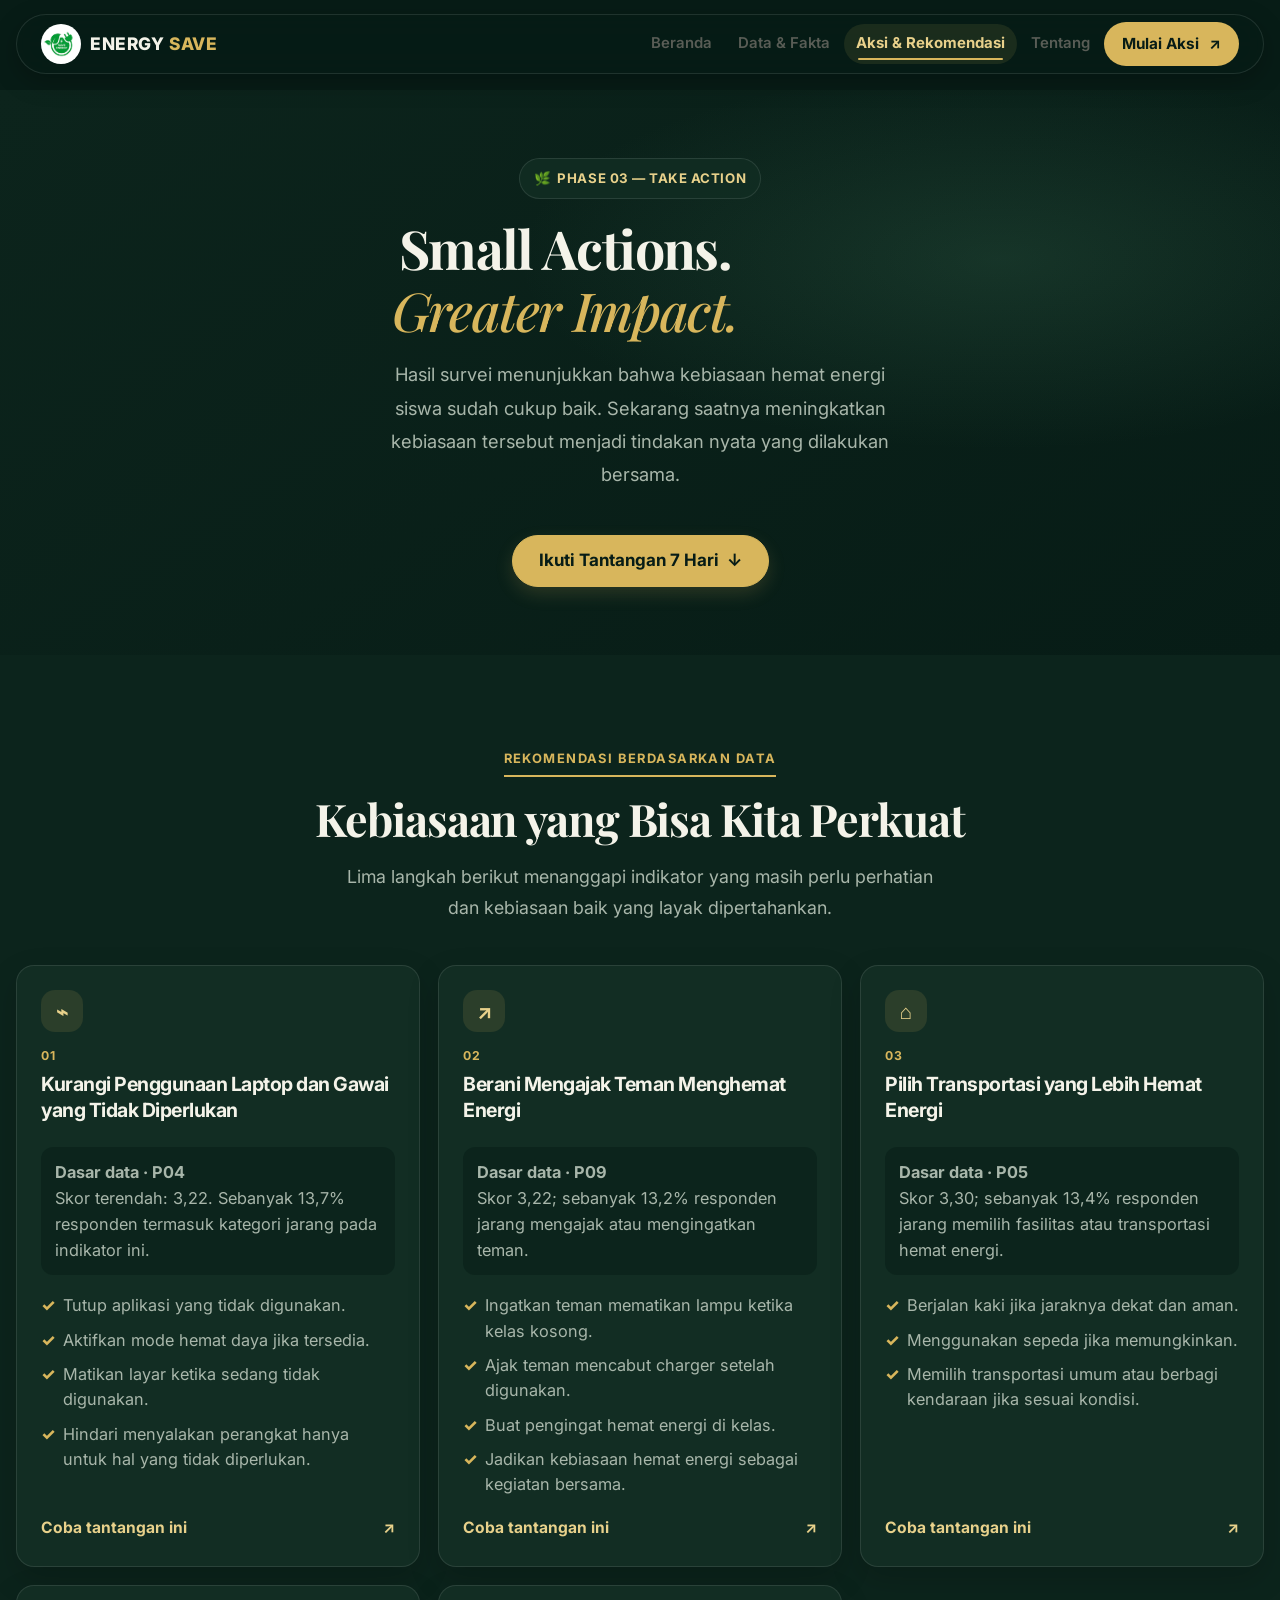
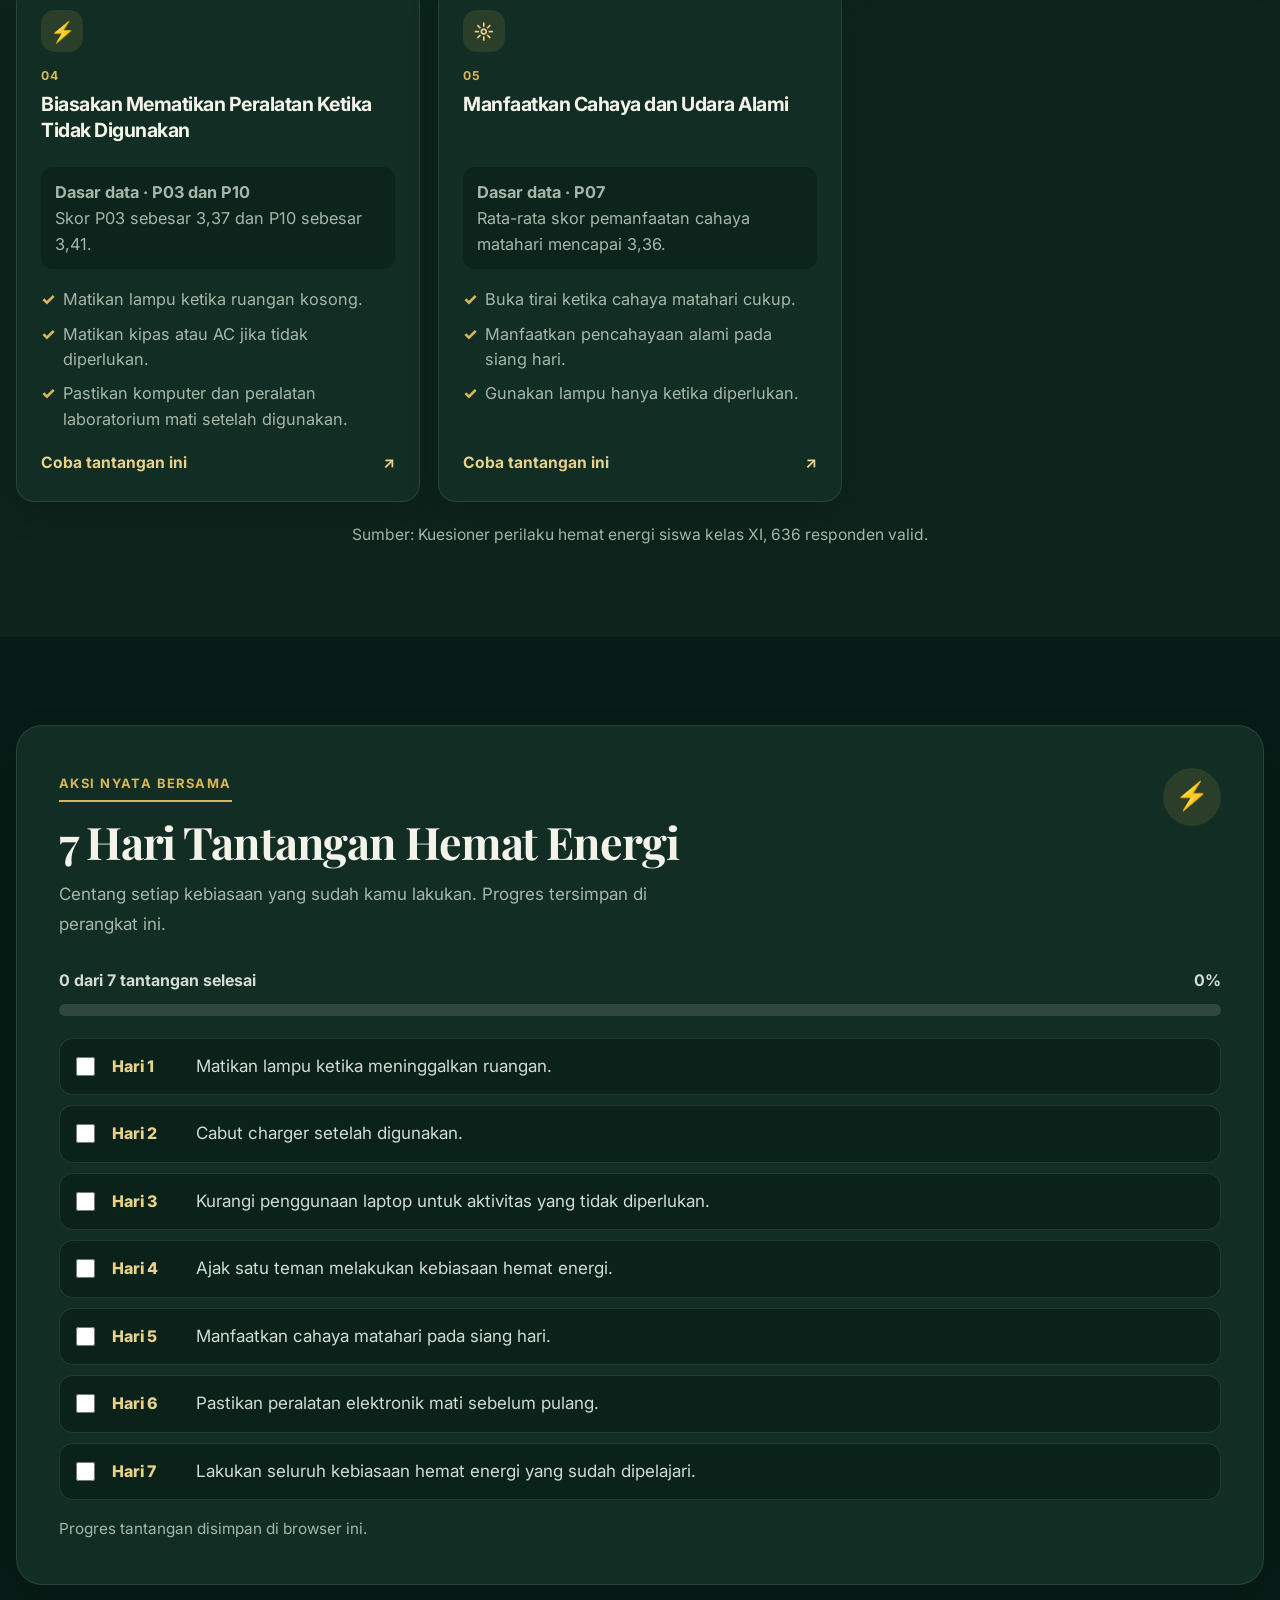
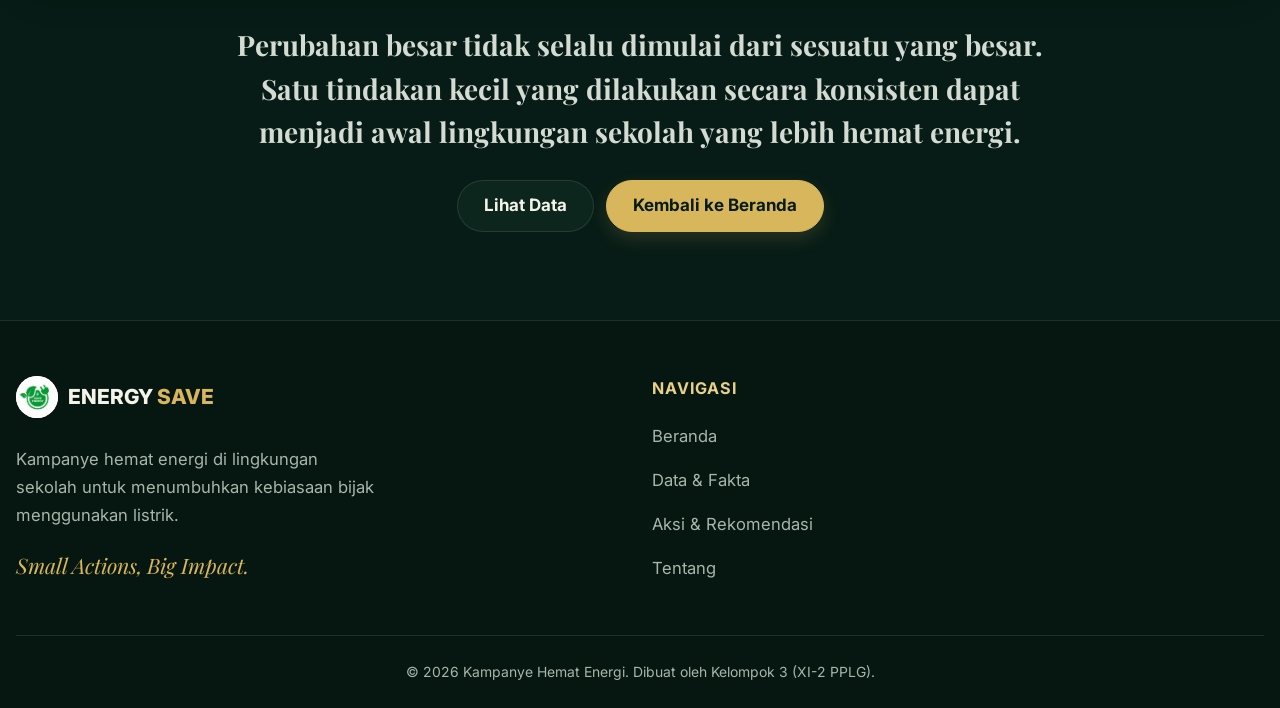
<file: aksi.html>
<!DOCTYPE html>
<html lang="id">

<head>
  <meta charset="UTF-8" />
  <meta name="viewport" content="width=device-width, initial-scale=1.0" />
  <meta name="description" content="Rekomendasi hemat energi berbasis hasil survei dan tantangan 7 hari." />
  <title>Aksi &amp; Rekomendasi - ENERGY SAVE</title>
  <link rel="preconnect" href="https://fonts.googleapis.com" />
  <link rel="preconnect" href="https://fonts.gstatic.com" crossorigin />
  <link href="https://fonts.googleapis.com/css2?family=Inter:wght@400;500;600;700;800&family=Playfair+Display:ital,wght@0,500;0,600;0,700;1,500;1,600;1,700&display=swap" rel="stylesheet" />
  <link rel="stylesheet" href="css/style.css" />
</head>

<body>
  <a class="skip-link" href="#main-content">Ke halaman utama</a>

  <header>
    <nav class="he-navbar sticky-top" id="mainNavbar">
      <div class="container">
        <a class="he-brand" href="index.html" aria-label="Beranda ENERGY SAVE">
          <img class="he-brand-logo" src="assets/images/logo-hemat-energi.png" alt="" aria-hidden="true" />
          <span>ENERGY <strong>SAVE</strong></span>
        </a>
        <button class="he-toggler" type="button" aria-controls="navbarMenu" aria-expanded="false"
          aria-label="Buka menu navigasi">
          <span class="he-toggler-icon"></span>
          <span class="he-toggler-icon"></span>
          <span class="he-toggler-icon"></span>
        </button>
        <div class="collapse navbar-collapse" id="navbarMenu">
          <ul class="navbar-nav">
            <li class="nav-item"><a class="he-nav-link" href="index.html">Beranda</a></li>
            <li class="nav-item"><a class="he-nav-link" href="data.html">Data &amp; Fakta</a></li>
            <li class="nav-item"><a class="he-nav-link active" href="aksi.html" aria-current="page">Aksi &amp; Rekomendasi</a></li>
            <li class="nav-item"><a class="he-nav-link" href="tentang.html">Tentang</a></li>
            <li class="nav-item nav-cta-item"><a class="he-nav-cta" href="aksi.html">Mulai Aksi <span aria-hidden="true">↗</span></a></li>
          </ul>
        </div>
      </div>
    </nav>
  </header>

  <main id="main-content">
    <section class="he-hero he-hero-about action-hero">
      <div class="container">
        <div class="data-hero-content">
          <span class="he-badge"><span aria-hidden="true">🌿</span> PHASE 03 — TAKE ACTION</span>
          <h1 class="he-hero-title mt-4">Small Actions.<br /><span class="he-highlight">Greater Impact.</span></h1>
          <p class="he-hero-desc mx-auto">
            Hasil survei menunjukkan bahwa kebiasaan hemat energi siswa sudah cukup baik. Sekarang saatnya meningkatkan kebiasaan tersebut menjadi tindakan nyata yang dilakukan bersama.
          </p>
          <a class="btn he-btn-primary mt-4" href="#tantangan">Ikuti Tantangan 7 Hari <span aria-hidden="true">↓</span></a>
        </div>
      </div>
    </section>

    <section class="he-section he-section-light" id="rekomendasi">
      <div class="container">
        <div class="he-section-header text-center">
          <span class="he-section-label">REKOMENDASI BERDASARKAN DATA</span>
          <h2 class="he-section-title">Kebiasaan yang Bisa Kita Perkuat</h2>
          <p class="he-section-desc mx-auto">Lima langkah berikut menanggapi indikator yang masih perlu perhatian dan kebiasaan baik yang layak dipertahankan.</p>
        </div>

        <div class="recommendation-grid">
          <article class="recommendation-card">
            <span class="recommendation-icon" aria-hidden="true">⌁</span>
            <span class="recommendation-number">01</span>
            <h3>Kurangi Penggunaan Laptop dan Gawai yang Tidak Diperlukan</h3>
            <p class="recommendation-evidence"><strong>Dasar data · P04</strong><br />Skor terendah: 3,22. Sebanyak 13,7% responden termasuk kategori jarang pada indikator ini.</p>
            <ul class="recommendation-actions">
              <li>Tutup aplikasi yang tidak digunakan.</li>
              <li>Aktifkan mode hemat daya jika tersedia.</li>
              <li>Matikan layar ketika sedang tidak digunakan.</li>
              <li>Hindari menyalakan perangkat hanya untuk hal yang tidak diperlukan.</li>
            </ul>
            <a class="recommendation-start" href="#tantangan">Coba tantangan ini <span aria-hidden="true">↗</span></a>
          </article>

          <article class="recommendation-card">
            <span class="recommendation-icon" aria-hidden="true">↗</span>
            <span class="recommendation-number">02</span>
            <h3>Berani Mengajak Teman Menghemat Energi</h3>
            <p class="recommendation-evidence"><strong>Dasar data · P09</strong><br />Skor 3,22; sebanyak 13,2% responden jarang mengajak atau mengingatkan teman.</p>
            <ul class="recommendation-actions">
              <li>Ingatkan teman mematikan lampu ketika kelas kosong.</li>
              <li>Ajak teman mencabut charger setelah digunakan.</li>
              <li>Buat pengingat hemat energi di kelas.</li>
              <li>Jadikan kebiasaan hemat energi sebagai kegiatan bersama.</li>
            </ul>
            <a class="recommendation-start" href="#tantangan">Coba tantangan ini <span aria-hidden="true">↗</span></a>
          </article>

          <article class="recommendation-card">
            <span class="recommendation-icon" aria-hidden="true">⌂</span>
            <span class="recommendation-number">03</span>
            <h3>Pilih Transportasi yang Lebih Hemat Energi</h3>
            <p class="recommendation-evidence"><strong>Dasar data · P05</strong><br />Skor 3,30; sebanyak 13,4% responden jarang memilih fasilitas atau transportasi hemat energi.</p>
            <ul class="recommendation-actions">
              <li>Berjalan kaki jika jaraknya dekat dan aman.</li>
              <li>Menggunakan sepeda jika memungkinkan.</li>
              <li>Memilih transportasi umum atau berbagi kendaraan jika sesuai kondisi.</li>
            </ul>
            <a class="recommendation-start" href="#tantangan">Coba tantangan ini <span aria-hidden="true">↗</span></a>
          </article>

          <article class="recommendation-card">
            <span class="recommendation-icon" aria-hidden="true">⚡</span>
            <span class="recommendation-number">04</span>
            <h3>Biasakan Mematikan Peralatan Ketika Tidak Digunakan</h3>
            <p class="recommendation-evidence"><strong>Dasar data · P03 dan P10</strong><br />Skor P03 sebesar 3,37 dan P10 sebesar 3,41.</p>
            <ul class="recommendation-actions">
              <li>Matikan lampu ketika ruangan kosong.</li>
              <li>Matikan kipas atau AC jika tidak diperlukan.</li>
              <li>Pastikan komputer dan peralatan laboratorium mati setelah digunakan.</li>
            </ul>
            <a class="recommendation-start" href="#tantangan">Coba tantangan ini <span aria-hidden="true">↗</span></a>
          </article>

          <article class="recommendation-card">
            <span class="recommendation-icon" aria-hidden="true">☼</span>
            <span class="recommendation-number">05</span>
            <h3>Manfaatkan Cahaya dan Udara Alami</h3>
            <p class="recommendation-evidence"><strong>Dasar data · P07</strong><br />Rata-rata skor pemanfaatan cahaya matahari mencapai 3,36.</p>
            <ul class="recommendation-actions">
              <li>Buka tirai ketika cahaya matahari cukup.</li>
              <li>Manfaatkan pencahayaan alami pada siang hari.</li>
              <li>Gunakan lampu hanya ketika diperlukan.</li>
            </ul>
            <a class="recommendation-start" href="#tantangan">Coba tantangan ini <span aria-hidden="true">↗</span></a>
          </article>
        </div>
        <p class="recommendation-source">Sumber: Kuesioner perilaku hemat energi siswa kelas XI, 636 responden valid.</p>
      </div>
    </section>

    <section class="he-section challenge-section" id="tantangan">
      <div class="container">
        <div class="challenge-panel">
          <div class="challenge-header">
            <div>
              <span class="he-section-label">AKSI NYATA BERSAMA</span>
              <h2 class="he-section-title">7 Hari Tantangan Hemat Energi</h2>
              <p class="he-section-desc">Centang setiap kebiasaan yang sudah kamu lakukan. Progres tersimpan di perangkat ini.</p>
            </div>
            <div class="challenge-icon" aria-hidden="true">⚡</div>
          </div>

          <div class="challenge-progress" aria-label="Progres tantangan">
            <div class="challenge-progress-meta">
              <span id="challengeProgressLabel">0 dari 7 tantangan selesai</span>
              <span id="challengeProgressPercent">0%</span>
            </div>
            <div class="challenge-progress-track" id="challengeProgressTrack" role="progressbar"
              aria-label="Progres tantangan hemat energi" aria-valuemin="0" aria-valuemax="7" aria-valuenow="0">
              <span id="challengeProgressBar"></span>
            </div>
          </div>

          <div class="challenge-list" id="challengeList">
            <label class="challenge-item"><input type="checkbox" value="day-1"><span class="challenge-day">Hari 1</span><span class="challenge-task">Matikan lampu ketika meninggalkan ruangan.</span></label>
            <label class="challenge-item"><input type="checkbox" value="day-2"><span class="challenge-day">Hari 2</span><span class="challenge-task">Cabut charger setelah digunakan.</span></label>
            <label class="challenge-item"><input type="checkbox" value="day-3"><span class="challenge-day">Hari 3</span><span class="challenge-task">Kurangi penggunaan laptop untuk aktivitas yang tidak diperlukan.</span></label>
            <label class="challenge-item"><input type="checkbox" value="day-4"><span class="challenge-day">Hari 4</span><span class="challenge-task">Ajak satu teman melakukan kebiasaan hemat energi.</span></label>
            <label class="challenge-item"><input type="checkbox" value="day-5"><span class="challenge-day">Hari 5</span><span class="challenge-task">Manfaatkan cahaya matahari pada siang hari.</span></label>
            <label class="challenge-item"><input type="checkbox" value="day-6"><span class="challenge-day">Hari 6</span><span class="challenge-task">Pastikan peralatan elektronik mati sebelum pulang.</span></label>
            <label class="challenge-item"><input type="checkbox" value="day-7"><span class="challenge-day">Hari 7</span><span class="challenge-task">Lakukan seluruh kebiasaan hemat energi yang sudah dipelajari.</span></label>
          </div>
          <p class="challenge-storage-status" id="challengeStorageStatus" role="status" aria-live="polite">Progres tantangan disimpan di browser ini.</p>
        </div>

        <p class="challenge-closing">Perubahan besar tidak selalu dimulai dari sesuatu yang besar. Satu tindakan kecil yang dilakukan secara konsisten dapat menjadi awal lingkungan sekolah yang lebih hemat energi.</p>
        <div class="action-page-links">
          <a class="btn he-btn-outline" href="data.html">Lihat Data</a>
          <a class="btn he-btn-primary" href="index.html">Kembali ke Beranda</a>
        </div>
      </div>
    </section>
  </main>

  <footer class="he-footer">
    <div class="container">
      <div class="row gy-4">
        <div class="col-lg-6">
          <a href="index.html" class="he-footer-brand"><img class="he-footer-logo" src="assets/images/logo-hemat-energi.png" alt="" aria-hidden="true" /><span>ENERGY <strong>SAVE</strong></span></a>
          <p class="he-footer-desc mt-3">Kampanye hemat energi di lingkungan sekolah untuk menumbuhkan kebiasaan bijak menggunakan listrik.</p>
          <p class="he-footer-motto">Small Actions, Big Impact.</p>
        </div>
        <div class="col-lg-3 col-6">
          <h4 class="he-footer-heading">Navigasi</h4>
          <ul class="he-footer-nav">
            <li><a href="index.html">Beranda</a></li>
            <li><a href="data.html">Data &amp; Fakta</a></li>
            <li><a href="aksi.html" aria-current="page">Aksi &amp; Rekomendasi</a></li>
            <li><a href="tentang.html">Tentang</a></li>
          </ul>
        </div>
      </div>
      <div class="he-footer-bottom"><p>&copy; 2026 Kampanye Hemat Energi. Dibuat oleh Kelompok 3 (XI-2 PPLG).</p></div>
    </div>
  </footer>

  <script src="js/script.js"></script>
  <script src="js/aksi.js"></script>
</body>

</html>
</file>
<file: css/style.css>
/* ============================================================
   KAMPANYE KONSERVASI & HEMAT ENERGI (HEMATENERGI)
   Fase 1 — Desain UI Google Stitch (Natural Editorial Campaign)
   Teknologi: Pure HTML5, CSS3, & Vanilla JavaScript
   ============================================================ */

/* ------------------------------------------------------------
   1. VARIABLES & PALET WARNA (GOOGLE STITCH NATURAL EDITORIAL)
   ------------------------------------------------------------ */
:root {
  --green-dark: #d8b65c;
  --green-deep: #e8d18b;
  --green: #d8b65c;
  --green-mid: #4c8a68;
  --green-light: #9ec4a5;
  --green-pale: #122d23;

  --yellow: #d8b65c;
  --yellow-light: #e8d18b;
  --yellow-glow: rgba(216, 182, 92, 0.16);

  --white: #f4f3e9;
  --black: #071c16;
  --gray-50: #071c16;
  --gray-100: #0c241c;
  --gray-200: rgba(255, 255, 255, 0.1);
  --gray-400: #788a7d;
  --gray-500: #a8b6aa;
  --gray-600: #a8b6aa;
  --gray-700: #d4dbd2;
  --gray-800: #f4f3e9;

  /* Radius & Sudut Membulat */
  --radius-sm: 12px;
  --radius: 18px;
  --radius-lg: 26px;
  --radius-full: 9999px;

  /* Bayangan Halus */
  --shadow-sm: 0 12px 32px rgba(0, 0, 0, 0.16);
  --shadow: 0 22px 56px rgba(0, 0, 0, 0.24);
  --shadow-green: 0 10px 28px rgba(76, 138, 104, 0.16);

  /* Transisi */
  --transition: color 0.2s ease, background-color 0.2s ease, border-color 0.2s ease, transform 0.2s ease, box-shadow 0.2s ease;

  --font: 'Inter', -apple-system, BlinkMacSystemFont, 'Segoe UI', Roboto, Helvetica, Arial, sans-serif;
  --font-heading: 'Playfair Display', Georgia, 'Times New Roman', serif;
}

/* ------------------------------------------------------------
   2. RESET & DASAR
   ------------------------------------------------------------ */
*,
*::before,
*::after {
  box-sizing: border-box;
  margin: 0;
  padding: 0;
}

html {
  font-size: 16px;
  scroll-behavior: smooth;
}

body {
  font-family: var(--font);
  background-color: var(--white);
  color: var(--gray-700);
  line-height: 1.75;
  -webkit-font-smoothing: antialiased;
  -moz-osx-font-smoothing: grayscale;
  overflow-x: hidden;
}

#kenapa,
#masalah,
#tujuan,
#galeri,
#tahapan,
#alasan,
#pentingnya,
#identitas {
  scroll-margin-top: 88px;
}

img {
  display: block;
  max-width: 100%;
  height: auto;
}

a {
  text-decoration: none;
  color: inherit;
  transition: var(--transition);
}

button {
  font-family: inherit;
  cursor: pointer;
  border: none;
  background: none;
}

::selection {
  background: var(--green);
  color: var(--white);
}

:focus-visible {
  outline: 3px solid var(--yellow);
  outline-offset: 3px;
}

/* Aksesibilitas: Skip Link */
.skip-link {
  position: absolute;
  top: 8px;
  left: 8px;
  z-index: 1200;
  padding: 10px 16px;
  background: var(--white);
  color: var(--green-dark);
  border: 2px solid var(--green-dark);
  border-radius: var(--radius-sm);
  font-weight: 700;
  transform: translateY(-160%);
  transition: transform var(--transition);
}

.skip-link:focus {
  transform: translateY(0);
}

/* ------------------------------------------------------------
   3. SISTEM CONTAINER & GRID (MANDIRI & KOMPATIBEL DENGAN BOOTSTRAP)
   ------------------------------------------------------------ */
.container {
  width: 100%;
  max-width: 1320px;
  margin-left: auto;
  margin-right: auto;
  padding-left: 16px;
  padding-right: 16px;
}

.row {
  display: flex;
  flex-wrap: wrap;
  margin-left: -12px;
  margin-right: -12px;
}

.row > * {
  box-sizing: border-box;
  padding-left: 12px;
  padding-right: 12px;
  width: 100%;
}

.gy-4 {
  row-gap: 24px;
}

.gy-5 {
  row-gap: 36px;
}

.col-12 { width: 100%; }
.col-6 { width: 50%; }

@media (min-width: 768px) {
  .col-md-4 { width: 33.333333%; }
  .col-md-6 { width: 50%; }
}

@media (min-width: 992px) {
  .col-lg-3 { width: 25%; }
  .col-lg-5 { width: 41.666667%; }
  .col-lg-6 { width: 50%; }
  .col-lg-7 { width: 58.333333%; }
  .col-lg-8 { width: 66.666667%; }
}

.align-items-center { align-items: center; }
.justify-content-center { justify-content: center; }
.text-center { text-align: center; }
.mx-auto { margin-left: auto; margin-right: auto; }
.mt-2 { margin-top: 8px; }
.mt-3 { margin-top: 12px; }
.mt-4 { margin-top: 16px; }
.mb-4 { margin-bottom: 16px; }
.mb-5 { margin-bottom: 32px; }
.h-100 { height: 100%; }
.d-flex { display: flex; }
.flex-wrap { flex-wrap: wrap; }
.gap-3 { gap: 12px; }

/* ------------------------------------------------------------
   4. NAVBAR
   ------------------------------------------------------------ */
.he-navbar {
  background: var(--white);
  border-bottom: 1px solid var(--gray-200);
  padding: 12px 0;
  transition: var(--transition);
  position: sticky;
  top: 0;
  z-index: 1030;
}

.he-navbar.scrolled {
  box-shadow: var(--shadow-sm);
  background: rgba(255, 253, 248, 0.98);
  backdrop-filter: blur(10px);
}

.he-navbar .container {
  display: flex;
  align-items: center;
  justify-content: space-between;
}

/* Brand */
.he-brand {
  display: inline-flex;
  align-items: center;
  gap: 10px;
  min-height: 44px;
  color: var(--green-dark);
  font-size: 1.22rem;
  font-weight: 800;
  letter-spacing: -0.02em;
  transition: var(--transition);
}

.he-brand:hover {
  color: var(--green);
}

.he-brand-logo {
  display: block;
  width: 44px;
  height: 44px;
  object-fit: contain;
  background: #0c241c;
  border: 1px solid rgba(32, 42, 35, 0.08);
  border-radius: var(--radius-sm);
  flex-shrink: 0;
}

/* Nav Menu */
.navbar-nav {
  display: flex;
  align-items: center;
  list-style: none;
  gap: 6px;
  margin: 0;
  padding: 0;
}

.he-nav-link {
  display: inline-flex;
  align-items: center;
  min-height: 42px;
  color: var(--gray-600);
  font-size: 0.92rem;
  font-weight: 600;
  padding: 8px 18px;
  border-radius: var(--radius-sm);
  transition: var(--transition);
}

.he-nav-link:hover {
  color: var(--green-dark);
  background: var(--green-pale);
}

.he-nav-link.active {
  color: var(--green-dark);
  background: var(--green-pale);
  font-weight: 700;
}

/* Hamburger Toggler (Mobile) */
.he-toggler {
  display: none;
  width: 44px;
  height: 44px;
  border: 1px solid var(--gray-200);
  border-radius: var(--radius-sm);
  padding: 9px;
  flex-direction: column;
  justify-content: center;
  gap: 5px;
  background: var(--white);
  cursor: pointer;
  transition: var(--transition);
}

.he-toggler:hover {
  background: var(--gray-100);
  border-color: var(--gray-400);
}

.he-toggler-icon {
  width: 24px;
  height: 2px;
  display: block;
  background: var(--green-dark);
  border-radius: 2px;
  transition: transform 0.2s ease, opacity 0.2s ease;
}

.he-toggler.active .he-toggler-icon:nth-child(1) {
  transform: translateY(7px) rotate(45deg);
}

.he-toggler.active .he-toggler-icon:nth-child(2) {
  opacity: 0;
}

.he-toggler.active .he-toggler-icon:nth-child(3) {
  transform: translateY(-7px) rotate(-45deg);
}

/* ------------------------------------------------------------
   5. TOMBOL (BUTTONS)
   ------------------------------------------------------------ */
.btn {
  display: inline-flex;
  align-items: center;
  justify-content: center;
  gap: 8px;
  min-height: 48px;
  padding: 0 24px;
  font-size: 0.92rem;
  font-weight: 700;
  border-radius: var(--radius-sm);
  transition: var(--transition);
  white-space: nowrap;
}

.he-btn-primary {
  color: var(--white);
  background: var(--green-dark);
  border: 1px solid var(--green-dark);
  box-shadow: 0 2px 8px rgba(32, 61, 45, 0.15);
}

.he-btn-primary:hover {
  color: var(--white);
  background: var(--green-deep);
  border-color: var(--green-deep);
  transform: translateY(-1px);
  box-shadow: 0 4px 12px rgba(32, 61, 45, 0.22);
}

.he-btn-outline {
  color: var(--green-dark);
  background: transparent;
  border: 1px solid var(--green-dark);
}

.he-btn-outline:hover {
  color: var(--green-dark);
  background: var(--green-pale);
  border-color: var(--green-dark);
  transform: translateY(-1px);
}

.he-btn-cta {
  color: var(--green-dark);
  background: var(--yellow);
  border: 1px solid var(--yellow);
  font-weight: 800;
  box-shadow: 0 2px 10px rgba(215, 173, 82, 0.25);
}

.he-btn-cta:hover {
  color: var(--green-dark);
  background: var(--yellow-light);
  border-color: var(--yellow-light);
  transform: translateY(-1px);
  box-shadow: 0 4px 14px rgba(215, 173, 82, 0.35);
}

/* ------------------------------------------------------------
   6. HERO SECTION
   ------------------------------------------------------------ */
.he-hero {
  position: relative;
  min-height: 580px;
  display: flex;
  align-items: center;
  padding: 80px 0;
  overflow: hidden;
  background: #0c241c;
  border-bottom: 1px solid var(--gray-200);
}

.he-hero-about {
  min-height: 380px;
  padding: 68px 0;
  text-align: center;
}

/* Badge */
.he-badge {
  display: inline-flex;
  align-items: center;
  gap: 6px;
  padding: 0 0 6px;
  border-bottom: 2px solid var(--yellow);
  color: var(--green-dark);
  font-size: 0.8rem;
  font-weight: 700;
  letter-spacing: 0.04em;
  text-transform: uppercase;
}

/* Hero Title */
.he-hero-title {
  max-width: 650px;
  margin-top: 18px;
  margin-bottom: 18px;
  color: var(--gray-800);
  font-size: clamp(2.3rem, 4.2vw, 3.8rem);
  font-family: var(--font-heading);
  font-weight: 700;
  line-height: 1.15;
  letter-spacing: -0.03em;
}

.he-highlight {
  display: inline-block;
  color: var(--green);
  position: relative;
}

/* Hero Description */
.he-hero-desc {
  max-width: 540px;
  color: var(--gray-600);
  font-size: 1.05rem;
  line-height: 1.8;
  margin-bottom: 28px;
}

.he-hero-btns {
  margin-top: 24px;
}

/* Hero Image Box */
.he-hero-image {
  position: relative;
  width: 100%;
  max-width: 520px;
  margin-left: auto;
  border-radius: var(--radius);
  overflow: hidden;
  border: 1px solid var(--gray-200);
  box-shadow: var(--shadow);
  background: var(--white);
}

.he-hero-image img {
  width: 100%;
  height: 390px;
  object-fit: cover;
  display: block;
  transition: transform 0.4s ease;
}

.he-hero-image:hover img {
  transform: scale(1.02);
}

/* ------------------------------------------------------------
   7. SECTIONS & SECTION HEADERS
   ------------------------------------------------------------ */
.he-section {
  padding: 84px 0;
}

.he-section-light {
  background: var(--gray-50);
  border-top: 1px solid var(--gray-200);
  border-bottom: 1px solid var(--gray-200);
}

.he-section-header {
  max-width: 700px;
  margin-left: auto;
  margin-right: auto;
  margin-bottom: 48px;
}

.he-section-label {
  display: inline-flex;
  align-items: center;
  padding: 0 0 6px;
  border-bottom: 2px solid var(--yellow);
  color: var(--green-dark);
  font-size: 0.76rem;
  font-weight: 700;
  letter-spacing: 0.06em;
  text-transform: uppercase;
}

.he-section-title {
  margin-top: 14px;
  color: var(--gray-800);
  font-size: clamp(1.8rem, 3.2vw, 2.5rem);
  font-family: var(--font-heading);
  font-weight: 700;
  letter-spacing: -0.025em;
  line-height: 1.25;
}

.he-section-desc {
  max-width: 620px;
  margin-top: 14px;
  color: var(--gray-600);
  font-size: 0.98rem;
  line-height: 1.75;
}

/* ------------------------------------------------------------
   8. KARTU OPEN-COLUMN & GOALS
   ------------------------------------------------------------ */
.he-card {
  position: relative;
  padding: 24px 16px 12px 0;
  background: transparent;
  border: 0;
  border-top: 1px solid var(--gray-200);
  transition: border-color var(--transition);
  display: flex;
  flex-direction: column;
}

.he-card:hover {
  border-color: var(--green);
}

.he-card-icon {
  margin-bottom: 16px;
  color: var(--green);
  font-family: var(--font-heading);
  font-size: 1.75rem;
  font-weight: 700;
  line-height: 1;
}

.he-card-title {
  margin-bottom: 10px;
  color: var(--gray-800);
  font-size: 1.1rem;
  font-weight: 700;
  line-height: 1.35;
}

.he-card-desc {
  margin: 0;
  color: var(--gray-600);
  font-size: 0.92rem;
  line-height: 1.7;
}

/* Goal Cards dengan Nomor Besar */
.he-card-goal {
  border-top: 2px solid var(--gray-200);
}

.he-card-goal:hover {
  border-color: var(--green-dark);
}

.he-card-number {
  margin-bottom: 18px;
  color: var(--green);
  font-size: 3rem;
  font-family: var(--font-heading);
  font-weight: 700;
  line-height: 1;
}

/* ------------------------------------------------------------
   9. GALERI CONTOH DI SEKITAR KITA (IMAGE CARDS)
   ------------------------------------------------------------ */
.he-image-card {
  height: 100%;
  display: flex;
  flex-direction: column;
  background: var(--white);
  border: 1px solid var(--gray-200);
  border-radius: var(--radius-sm);
  overflow: hidden;
  transition: var(--transition);
}

.he-image-card:hover {
  border-color: var(--green);
  box-shadow: var(--shadow);
  transform: translateY(-2px);
}

.he-image-card img {
  width: 100%;
  height: 230px;
  object-fit: cover;
  display: block;
}

.he-image-content {
  padding: 20px;
  flex-grow: 1;
}

.he-image-content h3 {
  margin-bottom: 8px;
  color: var(--gray-800);
  font-size: 1.1rem;
  font-weight: 700;
}

.he-image-content p {
  margin: 0;
  color: var(--gray-600);
  font-size: 0.9rem;
  line-height: 1.65;
}

/* Card Khusus Ringkasan Aksi */
.he-image-card-note {
  border-top: 3px solid var(--yellow);
  justify-content: center;
  background: var(--gray-50);
}

/* ------------------------------------------------------------
   10. TEASER KAMPANYE (ROADMAP FASE 1, 2, & 3)
   ------------------------------------------------------------ */
.he-teaser-card {
  height: 100%;
  padding: 30px 24px;
  background: var(--white);
  border: 1px solid var(--gray-200);
  border-top: 3px solid var(--green);
  border-radius: var(--radius-sm);
  display: flex;
  flex-direction: column;
  justify-content: space-between;
  transition: var(--transition);
}

.he-teaser-card:hover {
  border-color: var(--green-dark);
  box-shadow: var(--shadow);
  transform: translateY(-2px);
}

.he-teaser-badge {
  display: inline-block;
  padding: 4px 12px;
  font-size: 0.74rem;
  font-weight: 700;
  border-radius: 4px;
  letter-spacing: 0.03em;
  margin-bottom: 16px;
  width: fit-content;
}

.he-teaser-badge.active {
  background: var(--green-pale);
  color: var(--green-dark);
}

.he-teaser-badge.upcoming {
  background: rgba(216, 182, 92, 0.13);
  color: var(--yellow-light);
}

.he-teaser-title {
  font-size: 1.2rem;
  font-weight: 700;
  color: var(--gray-800);
  margin-bottom: 10px;
  font-family: var(--font-heading);
  line-height: 1.3;
}

.he-teaser-desc {
  font-size: 0.9rem;
  color: var(--gray-600);
  line-height: 1.7;
  margin-bottom: 22px;
  flex-grow: 1;
}

.he-teaser-status {
  display: flex;
  align-items: center;
  gap: 10px;
  padding-top: 14px;
  border-top: 1px dashed var(--gray-200);
  font-size: 0.82rem;
  color: var(--gray-600);
  font-weight: 600;
}

.he-teaser-dot {
  width: 9px;
  height: 9px;
  border-radius: 50%;
  background: var(--green);
  flex-shrink: 0;
  box-shadow: 0 0 0 3px rgba(66, 107, 76, 0.2);
}

.he-teaser-dot.pending {
  background: var(--yellow);
  box-shadow: none;
}

/* ------------------------------------------------------------
   11. HALAMAN TENTANG (ABOUT SPECIFIC STYLES)
   ------------------------------------------------------------ */
.he-about-image {
  position: relative;
  overflow: hidden;
  border-radius: var(--radius);
  border: 1px solid var(--gray-200);
  box-shadow: var(--shadow);
}

.he-about-image img {
  width: 100%;
  height: 380px;
  object-fit: cover;
  display: block;
}

.he-about-text {
  margin-top: 16px;
  color: var(--gray-600);
  font-size: 0.98rem;
  line-height: 1.8;
}

/* Identitas Pembuat Card */
.he-identity-card {
  padding: 24px 32px;
  background: var(--white);
  border: 1px solid var(--gray-200);
  border-radius: var(--radius-sm);
  box-shadow: var(--shadow-sm);
}

.he-identity-list {
  list-style: none;
  padding: 0;
  margin: 0;
}

.he-identity-list li {
  display: flex;
  justify-content: space-between;
  align-items: center;
  gap: 20px;
  padding: 16px 0;
  border-bottom: 1px solid var(--gray-100);
}

.he-identity-list li:last-child {
  border-bottom: none;
}

.he-id-label {
  color: var(--gray-600);
  font-size: 0.82rem;
  font-weight: 700;
  text-transform: uppercase;
  letter-spacing: 0.04em;
  white-space: nowrap;
}

.he-id-value {
  color: var(--gray-800);
  font-size: 0.94rem;
  font-weight: 600;
  text-align: right;
}

/* ------------------------------------------------------------
   12. CALL TO ACTION (CTA BANNER)
   ------------------------------------------------------------ */
.he-cta {
  position: relative;
  padding: 84px 0;
  overflow: hidden;
  background: var(--green-dark);
}

.he-cta-inner {
  position: relative;
  z-index: 1;
  max-width: 650px;
  margin: auto;
  text-align: center;
}

.he-cta-icon {
  width: 64px;
  height: 64px;
  display: flex;
  align-items: center;
  justify-content: center;
  margin: 0 auto 18px;
  color: var(--yellow);
  font-size: 2.2rem;
  background: rgba(255, 255, 255, 0.08);
  border-radius: 50%;
}

.he-cta-title {
  color: var(--white);
  font-size: clamp(1.8rem, 3.6vw, 2.6rem);
  font-family: var(--font-heading);
  font-weight: 700;
  line-height: 1.25;
  letter-spacing: -0.025em;
}

.he-cta-desc {
  max-width: 520px;
  margin: 14px auto 26px;
  color: #e3e8df;
  font-size: 1rem;
  line-height: 1.7;
}

/* ------------------------------------------------------------
   13. FOOTER
   ------------------------------------------------------------ */
.he-footer {
  padding-top: 64px;
  background: #172a20;
  color: var(--white);
  border-top: 1px solid rgba(255, 255, 255, 0.08);
}

.he-footer-brand {
  display: inline-flex;
  align-items: center;
  gap: 10px;
  min-height: 44px;
  color: var(--white);
  font-size: 1.22rem;
  font-weight: 800;
  margin-bottom: 14px;
}

.he-footer-logo {
  display: block;
  width: 44px;
  height: 44px;
  object-fit: contain;
  background: #fff;
  border-radius: 6px;
  flex-shrink: 0;
}

.he-footer-desc {
  max-width: 360px;
  color: #c9d5c9;
  font-size: 0.88rem;
  line-height: 1.7;
}

.he-footer-heading {
  margin-bottom: 16px;
  color: var(--yellow-light);
  font-size: 0.95rem;
  font-weight: 700;
  text-transform: uppercase;
  letter-spacing: 0.06em;
}

.he-footer-nav {
  display: flex;
  flex-direction: column;
  gap: 8px;
  padding: 0;
  margin: 0;
  list-style: none;
}

.he-footer-nav a {
  display: inline-flex;
  align-items: center;
  min-height: 36px;
  color: #d8e2d8;
  font-size: 0.88rem;
  transition: var(--transition);
}

.he-footer-nav a:hover {
  color: var(--yellow-light);
  transform: translateX(3px);
}

.he-footer-bottom {
  margin-top: 48px;
  padding: 24px 0;
  border-top: 1px solid rgba(255, 255, 255, 0.08);
}

.he-footer-bottom p {
  margin: 0;
  color: #a4b3a4;
  font-size: 0.82rem;
  text-align: center;
}

/* ------------------------------------------------------------
   14. RESPONSIVE MEDIA QUERIES (TABLET & HP)
   ------------------------------------------------------------ */
@media (max-width: 991px) {
  .he-toggler {
    display: flex;
  }

  .collapse.navbar-collapse {
    position: absolute;
    top: 68px;
    left: 0;
    width: 100%;
    background: var(--white);
    padding: 20px 24px;
    border-bottom: 1px solid var(--gray-200);
    box-shadow: var(--shadow);
    display: none;
  }

  .collapse.navbar-collapse.show {
    display: block;
  }

  .navbar-nav {
    flex-direction: column;
    align-items: stretch;
    gap: 8px;
  }

  .he-nav-link {
    padding: 12px 16px;
    font-size: 1rem;
  }

  .he-hero {
    min-height: auto;
    padding: 60px 0;
  }

  .he-hero-title {
    font-size: 2.8rem;
  }

  .he-hero-image {
    margin: 24px auto 0;
  }

  .he-section {
    padding: 68px 0;
  }
}

@media (max-width: 767px) {
  .he-hero {
    padding: 50px 0;
    text-align: center;
  }

  .he-hero-desc {
    margin-left: auto;
    margin-right: auto;
  }

  .he-hero-btns {
    justify-content: center;
  }

  .he-hero-title {
    font-size: 2.2rem;
  }

  .he-section {
    padding: 56px 0;
  }

  .he-section-title {
    font-size: 1.75rem;
  }

  .he-about-image img,
  .he-hero-image img {
    height: 280px;
  }

  .he-identity-card {
    padding: 20px 18px;
  }

  .he-identity-list li {
    flex-direction: column;
    align-items: flex-start;
    gap: 4px;
  }

  .he-id-value {
    text-align: left;
  }
}

@media (max-width: 575px) {
  .he-hero-btns {
    flex-direction: column;
    width: 100%;
  }

  .he-hero-btns .btn,
  .he-btn-primary,
  .he-btn-outline,
  .he-btn-cta {
    width: 100%;
  }

  .he-card {
    padding: 18px 0 10px;
  }

  .he-cta {
    padding: 60px 16px;
  }
}

/* ------------------------------------------------------------
   15. DATA & FAKTA, REKOMENDASI, DAN TANTANGAN AKSI
   ------------------------------------------------------------ */
.data-hero {
  min-height: 360px;
  padding: 64px 0;
}

.data-hero-content {
  max-width: 800px;
  margin: 0 auto;
  text-align: center;
}

.data-hero .he-hero-title {
  font-size: clamp(2.15rem, 4vw, 3.1rem);
}

.data-hero .he-hero-desc {
  max-width: 680px;
}

.data-period {
  margin-top: 20px;
  color: var(--gray-500);
  font-size: 0.88rem;
  font-weight: 600;
}

.data-summary-grid {
  display: grid;
  grid-template-columns: repeat(4, minmax(0, 1fr));
  gap: 18px;
}

.data-stat-card {
  min-height: 190px;
  padding: 24px;
  background: var(--white);
  border: 1px solid var(--gray-200);
  border-top: 3px solid var(--green);
  border-radius: var(--radius-sm);
  box-shadow: var(--shadow-sm);
  transition: var(--transition);
}

.data-stat-card:hover {
  transform: translateY(-3px);
  box-shadow: var(--shadow);
}

.data-stat-icon {
  display: inline-flex;
  width: 36px;
  height: 36px;
  align-items: center;
  justify-content: center;
  margin-bottom: 12px;
  color: var(--green-dark);
  background: var(--green-pale);
  border-radius: 50%;
}

.data-stat-value {
  display: block;
  color: var(--green-dark);
  font-family: var(--font-heading);
  font-size: clamp(1.75rem, 2.8vw, 2.25rem);
  line-height: 1.15;
}

.data-stat-card h3 {
  margin-top: 8px;
  color: var(--gray-800);
  font-size: 0.92rem;
}

.data-stat-card p {
  margin-top: 5px;
  color: var(--gray-600);
  font-size: 0.82rem;
  line-height: 1.55;
}

.data-source-note,
.recommendation-source {
  margin-top: 20px;
  color: var(--gray-500);
  font-size: 0.8rem;
  text-align: center;
}

.data-chart-list {
  display: grid;
  gap: 24px;
}

.data-chart-card {
  padding: clamp(20px, 3vw, 32px);
  background: var(--white);
  border: 1px solid var(--gray-200);
  border-radius: var(--radius);
  box-shadow: var(--shadow-sm);
}

.data-chart-heading {
  display: flex;
  align-items: flex-start;
  gap: 14px;
  margin-bottom: 20px;
}

.data-chart-icon {
  display: inline-flex;
  width: 42px;
  height: 42px;
  align-items: center;
  justify-content: center;
  flex: 0 0 42px;
  color: var(--green-dark);
  background: var(--green-pale);
  border-radius: var(--radius-sm);
  font-size: 1.25rem;
  font-weight: 800;
}

.data-chart-heading h3 {
  color: var(--gray-800);
  font-family: var(--font-heading);
  font-size: 1.35rem;
  line-height: 1.3;
}

.data-chart-heading p {
  margin-top: 4px;
  color: var(--gray-600);
  font-size: 0.88rem;
}

.data-chart-canvas {
  position: relative;
  width: 100%;
}

.data-chart-doughnut {
  max-width: 520px;
  height: 360px;
  margin: 0 auto;
}

.data-chart-indicators {
  height: 480px;
}

.data-chart-departments {
  height: 330px;
}

.data-chart-distribution {
  height: 320px;
}

.data-chart-source {
  margin-top: 18px;
  color: var(--gray-500);
  font-size: 0.78rem;
}

.data-chart-conclusion {
  margin-top: 10px;
  padding: 14px 16px;
  color: var(--green-dark);
  background: var(--green-pale);
  border-left: 3px solid var(--yellow);
  border-radius: 0 var(--radius-sm) var(--radius-sm) 0;
  font-size: 0.9rem;
  line-height: 1.65;
}

.data-next-step {
  display: flex;
  align-items: center;
  justify-content: space-between;
  gap: 24px;
  margin-top: 48px;
  padding: 28px 32px;
  background: var(--gray-50);
  border: 1px solid var(--gray-200);
  border-radius: var(--radius);
}

.data-next-step .he-section-title {
  margin-top: 10px;
  font-size: clamp(1.4rem, 2.5vw, 1.9rem);
}

.data-error {
  margin-top: 24px;
  padding: 16px 20px;
  color: #f2c8bc;
  background: rgba(118, 47, 36, 0.22);
  border: 1px solid rgba(242, 154, 132, 0.34);
  border-radius: var(--radius-sm);
}

.data-error[hidden] {
  display: none;
}

.action-hero {
  background: linear-gradient(135deg, var(--gray-50), #f2f4eb);
}

.recommendation-grid {
  display: grid;
  grid-template-columns: repeat(2, minmax(0, 1fr));
  gap: 20px;
}

.recommendation-card {
  position: relative;
  padding: 28px;
  background: var(--white);
  border: 1px solid var(--gray-200);
  border-top: 3px solid var(--green);
  border-radius: var(--radius-sm);
  box-shadow: var(--shadow-sm);
  transition: var(--transition);
}

.recommendation-card:hover {
  transform: translateY(-2px);
  box-shadow: var(--shadow);
}

.recommendation-number {
  display: inline-block;
  margin-bottom: 12px;
  color: var(--yellow);
  font-family: var(--font-heading);
  font-size: 2.1rem;
  font-weight: 700;
  line-height: 1;
}

.recommendation-card h3 {
  color: var(--gray-800);
  font-family: var(--font-heading);
  font-size: 1.27rem;
  line-height: 1.35;
}

.recommendation-evidence {
  margin-top: 14px;
  padding: 12px 14px;
  color: var(--green-dark);
  background: var(--green-pale);
  border-radius: var(--radius-sm);
  font-size: 0.84rem;
  line-height: 1.6;
}

.recommendation-actions {
  display: grid;
  gap: 9px;
  margin-top: 18px;
  padding: 0;
  list-style: none;
}

.recommendation-actions li {
  position: relative;
  padding-left: 22px;
  color: var(--gray-600);
  font-size: 0.88rem;
  line-height: 1.55;
}

.recommendation-actions li::before {
  position: absolute;
  top: 0;
  left: 0;
  color: var(--green);
  content: "✓";
  font-weight: 800;
}

.challenge-section {
  background: var(--gray-50);
}

.challenge-panel {
  padding: clamp(22px, 4vw, 42px);
  background: var(--white);
  border: 1px solid var(--gray-200);
  border-radius: var(--radius);
  box-shadow: var(--shadow);
}

.challenge-header {
  display: flex;
  align-items: flex-start;
  justify-content: space-between;
  gap: 24px;
}

.challenge-header .he-section-title {
  margin-top: 12px;
}

.challenge-header .he-section-desc {
  margin-top: 10px;
}

.challenge-icon {
  display: flex;
  width: 58px;
  height: 58px;
  align-items: center;
  justify-content: center;
  flex: 0 0 58px;
  color: var(--green-dark);
  background: var(--yellow-light);
  border-radius: 50%;
  font-size: 1.6rem;
}

.challenge-progress {
  margin: 28px 0 22px;
}

.challenge-progress-meta {
  display: flex;
  justify-content: space-between;
  gap: 12px;
  margin-bottom: 9px;
  color: var(--gray-700);
  font-size: 0.85rem;
  font-weight: 700;
}

.challenge-progress-track {
  height: 12px;
  overflow: hidden;
  background: var(--gray-100);
  border-radius: var(--radius-full);
}

.challenge-progress-track span {
  display: block;
  width: 0;
  height: 100%;
  background: var(--green);
  border-radius: inherit;
  transition: width 0.35s ease;
}

.challenge-list {
  display: grid;
  gap: 10px;
}

.challenge-item {
  display: grid;
  grid-template-columns: 24px 72px minmax(0, 1fr);
  align-items: center;
  gap: 12px;
  padding: 14px 16px;
  background: rgba(7, 28, 22, 0.62);
  border: 1px solid var(--gray-200);
  border-radius: var(--radius-sm);
  cursor: pointer;
  transition: var(--transition);
}

.challenge-item:hover {
  border-color: var(--green-light);
  background: rgba(76, 138, 104, 0.12);
}

.challenge-item.is-complete {
  border-color: var(--green-light);
  background: var(--green-pale);
}

.challenge-item input {
  width: 19px;
  height: 19px;
  accent-color: var(--green);
  cursor: pointer;
}

.challenge-day {
  color: var(--green-dark);
  font-size: 0.82rem;
  font-weight: 800;
}

.challenge-task {
  color: var(--gray-700);
  font-size: 0.9rem;
  line-height: 1.5;
}

.challenge-storage-status {
  margin-top: 16px;
  color: var(--gray-500);
  font-size: 0.8rem;
}

.challenge-storage-status.is-error {
  color: #f2a895;
  font-weight: 700;
}

.challenge-closing {
  max-width: 850px;
  margin: 38px auto 0;
  color: var(--green-dark);
  font-family: var(--font-heading);
  font-size: clamp(1.2rem, 2.4vw, 1.65rem);
  font-weight: 700;
  line-height: 1.55;
  text-align: center;
}

.action-page-links {
  display: flex;
  flex-wrap: wrap;
  justify-content: center;
  gap: 12px;
  margin-top: 26px;
}

@media (max-width: 991px) {
  .data-summary-grid {
    grid-template-columns: repeat(2, minmax(0, 1fr));
  }
}

@media (max-width: 767px) {
  .recommendation-grid {
    grid-template-columns: 1fr;
  }

  .data-next-step {
    align-items: flex-start;
    flex-direction: column;
  }

  .data-next-step .btn {
    width: 100%;
  }

  .data-chart-indicators {
    height: 540px;
  }

  .data-chart-distribution {
    height: 290px;
  }
}

@media (max-width: 575px) {
  .data-summary-grid {
    grid-template-columns: 1fr;
  }

  .data-stat-card {
    min-height: 0;
  }

  .data-chart-card {
    padding: 18px 14px;
  }

  .data-chart-heading {
    gap: 10px;
  }

  .data-chart-heading h3 {
    font-size: 1.15rem;
  }

  .data-chart-indicators {
    height: 590px;
  }

  .data-chart-departments {
    height: 300px;
  }

  .challenge-header {
    gap: 10px;
  }

  .challenge-icon {
    width: 46px;
    height: 46px;
    flex-basis: 46px;
  }

  .challenge-item {
    grid-template-columns: 22px 58px minmax(0, 1fr);
    gap: 8px;
    padding: 12px 10px;
  }

  .challenge-task {
    font-size: 0.82rem;
  }

  .action-page-links .btn {
    width: 100%;
  }
}

/* ------------------------------------------------------------
   16. ENERGY SAVE EDITORIAL REDESIGN
   ------------------------------------------------------------ */
body {
  background: var(--gray-50);
  color: var(--gray-700);
}

.he-navbar {
  width: calc(100% - 32px);
  max-width: 1376px;
  margin: 14px auto 0;
  padding: 7px 10px;
  border: 1px solid var(--gray-200);
  border-radius: var(--radius-full);
  background: rgba(7, 28, 22, 0.84);
  box-shadow: 0 8px 26px rgba(0, 0, 0, 0.24);
  backdrop-filter: blur(18px);
  -webkit-backdrop-filter: blur(18px);
  top: 12px;
}

.he-navbar.scrolled {
  background: rgba(7, 28, 22, 0.94);
  box-shadow: 0 10px 30px rgba(0, 0, 0, 0.3);
}

.he-navbar .container {
  max-width: none;
  padding-right: 14px;
  padding-left: 14px;
  gap: 20px;
}

.he-brand {
  gap: 9px;
  color: var(--gray-800);
  font-size: 0.96rem;
  letter-spacing: 0.035em;
  white-space: nowrap;
}

.he-brand strong,
.he-footer-brand strong {
  color: var(--green-dark);
  font-weight: 800;
}

.he-brand-logo {
  width: 40px;
  height: 40px;
  border: 0;
  border-radius: 50%;
}

.navbar-collapse {
  margin-left: auto;
}

.navbar-nav {
  gap: 2px;
}

.he-nav-link {
  min-height: 38px;
  padding: 7px 12px;
  color: #595d56;
  font-size: 0.78rem;
  font-weight: 600;
  border-radius: var(--radius-full);
}

.he-nav-link:hover,
.he-nav-link.active {
  color: var(--yellow-light);
  background: rgba(216, 182, 92, 0.1);
}

.he-nav-link {
  position: relative;
}

.he-nav-link.active::after {
  position: absolute;
  right: 14px;
  bottom: 4px;
  left: 14px;
  height: 2px;
  background: var(--yellow);
  border-radius: var(--radius-full);
  content: "";
}

.he-nav-cta {
  display: inline-flex;
  min-height: 40px;
  align-items: center;
  justify-content: center;
  gap: 10px;
  padding: 0 18px;
  color: var(--black);
  background: var(--green);
  border-radius: var(--radius-full);
  font-size: 0.8rem;
  font-weight: 700;
  transition: var(--transition);
  white-space: nowrap;
}

.he-nav-cta:hover {
  color: var(--black);
  background: var(--yellow-light);
  transform: translateY(-1px);
}

.he-toggler {
  border-radius: 50%;
  border-color: var(--gray-200);
  background: rgba(18, 45, 35, 0.92);
}

.he-toggler-icon {
  background: var(--gray-800);
}

.home-hero {
  min-height: 760px;
  margin-top: 0;
  padding: 88px 0 82px;
  overflow: hidden;
  background:
    linear-gradient(90deg, rgba(7, 28, 22, 0.97) 0%, rgba(7, 28, 22, 0.88) 45%, rgba(7, 28, 22, 0.52) 100%),
    url("../assets/images/school-energy-illustration.svg") right center / min(58vw, 760px) auto no-repeat,
    var(--gray-50);
  border: 0;
}

.home-hero .container {
  max-width: 1440px;
}

.home-hero-copy {
  position: relative;
  z-index: 2;
  padding-left: clamp(20px, 5vw, 72px);
}

.home-hero-badge {
  display: inline-flex;
  align-items: center;
  gap: 9px;
  padding: 8px 13px;
  color: var(--yellow-light);
  background: rgba(18, 45, 35, 0.76);
  border: 1px solid var(--gray-200);
  border-radius: var(--radius-full);
  font-size: 0.68rem;
  letter-spacing: 0.08em;
}

.hero-live-dot {
  width: 8px;
  height: 8px;
  background: var(--green-mid);
  border-radius: 50%;
  box-shadow: 0 0 0 4px rgba(76, 138, 104, 0.2);
}

.home-headline {
  max-width: 650px;
  margin-top: 18px;
  color: var(--gray-800);
  font-family: var(--font);
  font-size: clamp(3.2rem, 6vw, 5.65rem);
  font-weight: 600;
  line-height: 0.99;
  letter-spacing: -0.075em;
}

.home-headline em {
  display: inline-block;
  margin-top: 7px;
  color: var(--yellow);
  font-family: var(--font-heading);
  font-size: 0.96em;
  font-weight: 500;
  letter-spacing: -0.075em;
  line-height: 1.04;
}

.home-hero .he-hero-desc {
  max-width: 465px;
  margin-top: 24px;
  margin-bottom: 0;
  color: rgba(244, 243, 233, 0.78);
  font-size: 0.98rem;
  line-height: 1.8;
}

.home-hero-actions {
  margin-top: 27px;
}

.home-hero-actions .btn {
  min-height: 48px;
  border-radius: var(--radius-full);
}

.hero-values {
  display: flex;
  flex-wrap: wrap;
  gap: 18px 26px;
  margin-top: 44px;
  padding-top: 20px;
  border-top: 1px solid rgba(255, 255, 255, 0.16);
}

.hero-values > div {
  display: grid;
  min-width: 0;
  gap: 3px;
}

.hero-values span {
  color: var(--yellow);
  font-size: clamp(1.35rem, 2.3vw, 1.8rem);
  font-weight: 700;
  letter-spacing: -0.05em;
  line-height: 1.1;
}

.hero-values strong {
  color: rgba(244, 243, 233, 0.72);
  font-size: 0.78rem;
  font-weight: 500;
}

.hero-visual {
  position: relative;
  display: grid;
  width: 100%;
  max-width: 650px;
  min-height: 520px;
  align-items: center;
  justify-items: center;
  margin-left: auto;
  isolation: isolate;
}

.hero-visual-glow {
  position: absolute;
  z-index: -1;
  inset: 9% 4% 5%;
  background: radial-gradient(ellipse, rgba(76, 138, 104, 0.26), rgba(7, 28, 22, 0) 69%);
  border-radius: 50%;
}

.hero-school-illustration {
  display: none;
  position: relative;
  z-index: 1;
  width: 100%;
  max-width: 630px;
  height: auto;
  filter: drop-shadow(0 22px 22px rgba(0, 0, 0, 0.34));
  animation: illustration-float 7s ease-in-out infinite;
}

.hero-stat-card,
.hero-note-card {
  position: absolute;
  z-index: 2;
  display: flex;
  align-items: center;
  gap: 11px;
  padding: 13px 16px;
  background: rgba(18, 45, 35, 0.9);
  border: 1px solid rgba(255, 255, 255, 0.12);
  border-radius: 16px;
  box-shadow: 0 16px 38px rgba(0, 0, 0, 0.28);
  backdrop-filter: blur(12px);
}

.hero-stat-card {
  top: 12%;
  right: -1%;
}

.hero-note-card {
  bottom: 11%;
  left: -1%;
}

.hero-stat-card > span:last-child,
.hero-note-card > span:last-child {
  display: grid;
  gap: 1px;
}

.hero-stat-card strong,
.hero-note-card strong {
  color: var(--gray-800);
  font-size: 0.83rem;
}

.hero-stat-card small,
.hero-note-card small {
  color: var(--gray-500);
  font-size: 0.68rem;
}

.hero-stat-icon,
.hero-note-leaf {
  display: grid;
  width: 34px;
  height: 34px;
  place-items: center;
  color: var(--yellow-light);
  background: rgba(216, 182, 92, 0.13);
  border-radius: 50%;
  font-weight: 800;
}

.hero-note-leaf {
  color: var(--black);
  background: var(--yellow);
}

@keyframes illustration-float {
  0%, 100% { transform: translateY(0); }
  50% { transform: translateY(-7px); }
}

.he-hero-about,
.data-hero,
.action-hero {
  margin-top: 16px;
  border: 0;
  border-radius: 20px;
  background:
    radial-gradient(ellipse at 78% 30%, rgba(76, 138, 104, 0.2), transparent 34%),
    linear-gradient(145deg, #0c241c, #071c16);
}

.he-badge {
  padding: 8px 14px;
  border: 1px solid var(--gray-200);
  border-radius: var(--radius-full);
  background: rgba(18, 45, 35, 0.88);
  color: var(--yellow-light);
  font-size: 0.7rem;
}

.he-hero-title {
  color: var(--gray-800);
}

.he-highlight {
  color: var(--yellow);
  font-family: var(--font-heading);
  font-style: italic;
  font-weight: 500;
}

.btn {
  border-radius: var(--radius-full);
  font-weight: 700;
}

.he-btn-primary,
.he-btn-cta {
  color: var(--black);
  background: var(--green);
  border-color: var(--green);
  box-shadow: 0 7px 18px rgba(216, 182, 92, 0.16);
}

.he-btn-primary:hover,
.he-btn-cta:hover {
  color: var(--black);
  background: var(--yellow-light);
  border-color: var(--yellow-light);
  box-shadow: 0 10px 25px rgba(216, 182, 92, 0.22);
}

.he-btn-outline {
  color: var(--gray-800);
  background: rgba(18, 45, 35, 0.58);
  border-color: var(--gray-200);
}

.he-btn-outline:hover {
  color: var(--yellow-light);
  background: rgba(216, 182, 92, 0.1);
  border-color: var(--yellow);
}

.he-section {
  padding: 88px 0;
}

.he-section-light {
  background: var(--gray-100);
  border: 0;
}

.he-section-header {
  margin-bottom: 42px;
}

.he-section-label {
  color: var(--yellow);
  font-size: 0.68rem;
  letter-spacing: 0.11em;
}

.he-section-title {
  color: var(--gray-800);
}

.he-section-desc {
  color: var(--gray-500);
}

.he-card,
.he-image-card,
.he-teaser-card,
.he-identity-card {
  background: var(--green-pale);
  border: 1px solid var(--gray-200);
  border-radius: var(--radius);
  box-shadow: var(--shadow-sm);
}

.he-card {
  padding: 24px;
}

.he-card:hover,
.he-image-card:hover,
.he-teaser-card:hover {
  transform: translateY(-3px);
  box-shadow: var(--shadow);
}

.he-image-card img {
  border-radius: 17px 17px 0 0;
}

.he-teaser-card {
  border-top: 1px solid var(--gray-200);
}

.he-cta {
  padding: 80px 0;
  background:
    radial-gradient(ellipse at 82% 50%, rgba(76, 138, 104, 0.2), transparent 35%),
    #0c241c;
}

.he-footer {
  padding-top: 54px;
  background: #061711;
  color: var(--gray-800);
  border-top: 1px solid var(--gray-200);
}

.he-footer-brand {
  color: var(--gray-800);
}

.he-footer-logo {
  width: 42px;
  height: 42px;
  border-radius: 50%;
}

.he-footer-desc,
.he-footer-nav a,
.he-footer-bottom p {
  color: var(--gray-600);
}

.he-footer-motto {
  margin-top: 17px;
  color: var(--yellow);
  font-family: var(--font-heading);
  font-size: 1.25rem;
  font-style: italic;
}

.he-footer-heading {
  color: var(--yellow-light);
}

.he-footer-nav a:hover {
  color: var(--yellow-light);
}

.he-footer-bottom {
  border-top-color: var(--gray-200);
}

.data-hero,
.action-hero {
  border-radius: 0;
}

.data-summary-grid {
  gap: 16px;
}

.data-stat-card {
  min-height: 180px;
  padding: 24px;
  background: #122d23;
  border: 1px solid var(--gray-200);
  border-radius: var(--radius);
  box-shadow: var(--shadow-sm);
}

.data-stat-card:hover {
  border-color: var(--green-light);
  box-shadow: var(--shadow);
}

.data-stat-icon {
  color: var(--yellow-light);
  background: rgba(216, 182, 92, 0.12);
}

.data-stat-value {
  color: var(--yellow-light);
  font-family: var(--font);
  font-size: clamp(1.7rem, 2.4vw, 2.05rem);
  font-weight: 700;
  letter-spacing: -0.06em;
}

.data-chart-list {
  min-width: 0;
  grid-template-columns: repeat(2, minmax(0, 1fr));
  gap: 20px;
}

.data-chart-card {
  min-width: 0;
  padding: 24px;
  background: #122d23;
  border-color: var(--gray-200);
  border-radius: var(--radius);
  box-shadow: var(--shadow-sm);
}

.data-chart-card:nth-child(2) {
  grid-column: 1 / -1;
}

.data-chart-heading h3 {
  font-family: var(--font);
  font-size: 1.15rem;
  font-weight: 700;
  letter-spacing: -0.035em;
}

.data-chart-icon {
  color: var(--yellow-light);
  background: rgba(216, 182, 92, 0.12);
  border-radius: 12px;
}

.data-chart-conclusion {
  color: var(--gray-700);
  background: rgba(12, 36, 28, 0.88);
  border-left-color: var(--yellow);
  border-radius: 12px;
}

.data-next-step {
  background: #122d23;
  border-color: var(--gray-200);
  border-radius: var(--radius);
}

.data-error {
  border-radius: var(--radius);
}

.recommendation-grid {
  grid-template-columns: repeat(3, minmax(0, 1fr));
  gap: 18px;
}

.recommendation-card {
  display: flex;
  min-height: 100%;
  flex-direction: column;
  padding: 24px;
  background: #122d23;
  border: 1px solid var(--gray-200);
  border-top: 1px solid var(--gray-200);
  border-radius: var(--radius);
  box-shadow: var(--shadow-sm);
}

.recommendation-card:hover {
  border-color: var(--yellow);
  box-shadow: var(--shadow);
}

.recommendation-icon {
  display: grid;
  width: 42px;
  height: 42px;
  place-items: center;
  margin-bottom: 18px;
  color: var(--yellow-light);
  background: rgba(216, 182, 92, 0.12);
  border-radius: 14px;
  font-size: 1.2rem;
  font-weight: 700;
}

.recommendation-number {
  margin-bottom: 8px;
  color: var(--yellow);
  font-family: var(--font);
  font-size: 0.72rem;
  letter-spacing: 0.1em;
}

.recommendation-card h3 {
  min-height: 3.2em;
  font-family: var(--font);
  font-size: 1.02rem;
  letter-spacing: -0.025em;
}

.recommendation-evidence {
  color: var(--gray-600);
  background: rgba(12, 36, 28, 0.9);
}

.recommendation-actions li::before {
  color: var(--yellow);
}

.recommendation-start {
  display: inline-flex;
  align-items: center;
  justify-content: space-between;
  gap: 8px;
  margin-top: auto;
  padding-top: 18px;
  color: var(--yellow-light);
  font-size: 0.8rem;
  font-weight: 700;
}

.recommendation-start:hover {
  color: var(--yellow);
}

.challenge-panel {
  border: 1px solid var(--gray-200);
  border-radius: var(--radius-lg);
  background: #122d23;
  box-shadow: var(--shadow-sm);
}

.challenge-icon {
  color: var(--yellow-light);
  background: rgba(216, 182, 92, 0.12);
}

.challenge-progress-track {
  background: rgba(255, 255, 255, 0.12);
}

.challenge-progress-track span {
  background: var(--yellow);
}

.challenge-item {
  border-color: var(--gray-200);
  border-radius: 14px;
}

.challenge-item.is-complete {
  background: rgba(76, 138, 104, 0.18);
}

.challenge-day {
  color: var(--yellow-light);
}

.challenge-closing {
  color: var(--gray-700);
}

@media (max-width: 1100px) {
  .he-navbar {
    width: calc(100% - 32px);
  }

  .he-navbar .container {
    gap: 10px;
  }

  .he-nav-link {
    padding-right: 9px;
    padding-left: 9px;
    font-size: 0.72rem;
  }
}

@media (max-width: 991px) {
  .he-navbar {
    border-radius: 30px;
  }

  .he-navbar .container {
    position: relative;
  }

  .navbar-collapse {
    margin-left: 0;
  }

  .collapse.navbar-collapse {
    top: calc(100% + 10px);
    left: 0;
    width: 100%;
    padding: 14px;
    border: 1px solid var(--gray-200);
    border-radius: 22px;
    background: rgba(12, 36, 28, 0.98);
    box-shadow: var(--shadow);
    backdrop-filter: blur(18px);
  }

  .navbar-nav {
    align-items: stretch;
  }

  .he-nav-link {
    justify-content: flex-start;
    padding: 10px 14px;
    font-size: 0.9rem;
  }

  .nav-cta-item {
    margin-top: 7px;
  }

  .he-nav-cta {
    width: 100%;
  }

  .home-hero {
    min-height: auto;
    padding: 54px 0 64px;
    background:
      radial-gradient(ellipse at 82% 35%, rgba(76, 138, 104, 0.2), transparent 38%),
      var(--gray-50);
  }

  .hero-school-illustration {
    display: block;
  }

  .home-hero-copy {
    padding-left: 12px;
  }

  .home-headline {
    font-size: clamp(3.3rem, 7vw, 4.8rem);
  }

  .hero-visual {
    min-height: 440px;
    margin: 5px auto 0;
  }

  .data-chart-list {
    grid-template-columns: minmax(0, 1fr);
  }

  .data-chart-card:nth-child(2) {
    grid-column: auto;
  }

  .recommendation-grid {
    grid-template-columns: repeat(2, minmax(0, 1fr));
  }
}

@media (max-width: 767px) {
  .he-navbar {
    width: calc(100% - 24px);
    margin-top: 10px;
    padding: 6px;
  }

  .he-navbar .container {
    padding-right: 8px;
    padding-left: 8px;
  }

  .he-brand {
    font-size: 0.86rem;
  }

  .he-brand-logo {
    width: 36px;
    height: 36px;
  }

  .home-hero {
    margin-top: 0;
    padding: 46px 0 52px;
    text-align: left;
  }

  .home-hero-copy {
    text-align: left;
  }

  .home-headline {
    max-width: 580px;
    font-size: clamp(2.8rem, 10vw, 4.35rem);
  }

  .home-hero .he-hero-desc {
    margin-right: 0;
    margin-left: 0;
    font-size: 0.94rem;
  }

  .home-hero-actions {
    justify-content: flex-start;
  }

  .home-hero-actions .btn {
    width: auto;
  }

  .hero-values {
    gap: 12px 20px;
    margin-top: 32px;
  }

  .hero-visual {
    min-height: 360px;
    max-width: 530px;
  }

  .hero-stat-card {
    top: 7%;
    right: 0;
  }

  .hero-note-card {
    bottom: 4%;
    left: 0;
  }

  .he-section {
    padding: 64px 0;
  }

  .recommendation-grid {
    grid-template-columns: 1fr;
  }

  .recommendation-card h3 {
    min-height: 0;
  }

  .data-next-step {
    padding: 22px;
  }

  .he-footer {
    padding-top: 42px;
  }
}

@media (max-width: 575px) {
  .he-navbar {
    top: 8px;
  }

  .he-brand {
    gap: 7px;
    font-size: 0.8rem;
  }

  .he-toggler {
    width: 40px;
    height: 40px;
  }

  .home-hero {
    padding-top: 38px;
  }

  .home-headline {
    font-size: clamp(2.55rem, 11vw, 3.55rem);
    letter-spacing: -0.07em;
  }

  .home-headline em {
    letter-spacing: -0.07em;
  }

  .home-hero-actions {
    flex-direction: row;
    width: 100%;
  }

  .home-hero-actions .btn {
    width: auto;
    flex: 1 1 auto;
    padding: 0 15px;
    font-size: 0.82rem;
  }

  .hero-values {
    display: grid;
    grid-template-columns: repeat(3, minmax(0, 1fr));
    gap: 10px;
  }

  .hero-values strong {
    font-size: 0.68rem;
  }

  .hero-values span {
    font-size: 1.35rem;
  }

  .hero-visual {
    min-height: 300px;
  }

  .hero-stat-card,
  .hero-note-card {
    gap: 8px;
    padding: 9px 11px;
    border-radius: 13px;
  }

  .hero-stat-card strong,
  .hero-note-card strong {
    font-size: 0.73rem;
  }

  .hero-stat-card small,
  .hero-note-card small {
    font-size: 0.6rem;
  }

  .hero-stat-icon,
  .hero-note-leaf {
    width: 29px;
    height: 29px;
  }

  .data-summary-grid {
    grid-template-columns: repeat(2, minmax(0, 1fr));
    gap: 10px;
  }

  .data-stat-card {
    min-height: 160px;
    padding: 16px;
  }

  .data-stat-value {
    font-size: clamp(1.35rem, 6vw, 1.75rem);
  }

  .data-stat-card h3 {
    font-size: 0.82rem;
  }

  .data-stat-card p {
    font-size: 0.75rem;
  }

  .data-chart-card {
    padding: 18px 14px;
  }

  .data-chart-indicators {
    height: 570px;
  }

  .challenge-panel {
    padding: 20px 14px;
  }
}

@media (prefers-reduced-motion: reduce) {
  *,
  *::before,
  *::after {
    scroll-behavior: auto !important;
    animation-duration: 0.01ms !important;
    animation-iteration-count: 1 !important;
    transition-duration: 0.01ms !important;
  }
}

/* ------------------------------------------------------------
   17. READABILITY AND ROMBEL RESULTS
   ------------------------------------------------------------ */
html {
  font-size: 17px;
}

body {
  font-size: 1rem;
  line-height: 1.72;
}

.he-brand {
  font-size: 1.02rem;
}

.he-nav-link {
  font-size: 0.88rem;
}

.he-nav-cta {
  min-height: 44px;
  font-size: 0.9rem;
}

.he-badge {
  font-size: 0.78rem;
}

.he-section-label {
  font-size: 0.76rem;
}

.he-section-title {
  font-size: clamp(2rem, 3.5vw, 2.8rem);
}

.he-section-desc {
  font-size: 1.05rem;
}

.btn {
  min-height: 52px;
  padding-right: 26px;
  padding-left: 26px;
  font-size: 1rem;
}

.home-hero-badge {
  font-size: 0.76rem;
}

.home-hero .he-hero-desc,
.he-hero-desc {
  font-size: 1.08rem;
}

.hero-values span {
  font-size: clamp(1.35rem, 2.3vw, 1.8rem);
}

.hero-values strong {
  font-size: 0.78rem;
}

.hero-stat-card strong,
.hero-note-card strong {
  font-size: 0.92rem;
}

.hero-stat-card small,
.hero-note-card small {
  font-size: 0.76rem;
}

.he-card-title {
  font-size: 1.2rem;
}

.he-card-desc,
.he-image-content p,
.he-teaser-desc {
  font-size: 1rem;
}

.he-footer-desc,
.he-footer-nav a {
  font-size: 0.98rem;
}

.data-hero .he-hero-title {
  font-size: clamp(2.4rem, 4vw, 3.4rem);
}

.data-period,
.data-source-note,
.recommendation-source {
  font-size: 0.92rem;
}

.data-stat-value {
  font-size: clamp(2rem, 2.6vw, 2.4rem);
}

.data-stat-card h3 {
  font-size: 1.02rem;
}

.data-stat-card p {
  font-size: 0.92rem;
}

.data-chart-heading h3 {
  font-size: 1.28rem;
}

.data-chart-heading p,
.data-chart-conclusion {
  font-size: 1rem;
}

.data-chart-source {
  font-size: 0.88rem;
}

.data-chart-indicators {
  height: 560px;
}

.data-chart-departments {
  height: 380px;
}

.data-chart-distribution {
  height: 360px;
}

.data-chart-rombel-card {
  grid-column: 1 / -1;
}

.rombel-chart-controls {
  display: flex;
  align-items: center;
  flex-wrap: wrap;
  gap: 10px 14px;
  margin: 20px 0 10px;
}

.rombel-chart-controls label {
  color: var(--gray-800);
  font-size: 0.95rem;
  font-weight: 700;
}

.rombel-chart-controls select {
  width: min(100%, 440px);
  min-height: 48px;
  padding: 8px 40px 8px 14px;
  color: var(--gray-800);
  background: #0c241c;
  border: 1px solid var(--gray-200);
  border-radius: 12px;
  font: inherit;
}

.rombel-count {
  display: inline-flex;
  min-height: 38px;
  align-items: center;
  padding: 6px 13px;
  color: var(--green-dark);
  background: var(--green-pale);
  border-radius: var(--radius-full);
  font-size: 0.88rem;
  font-weight: 700;
}

.data-chart-rombel {
  min-height: 580px;
  margin-top: 12px;
}

.rombel-table-wrap {
  margin-top: 24px;
  overflow-x: auto;
  border: 1px solid var(--gray-200);
  border-radius: 14px;
}

.rombel-table {
  width: 100%;
  min-width: 560px;
  border-collapse: collapse;
  table-layout: fixed;
  text-align: left;
}

.rombel-table caption {
  padding: 14px 16px;
  color: var(--gray-800);
  background: var(--gray-50);
  font-size: 0.95rem;
  font-weight: 700;
  text-align: left;
}

.rombel-table th,
.rombel-table td {
  padding: 12px 14px;
  border-top: 1px solid var(--gray-200);
  font-size: 0.94rem;
}

.rombel-table th {
  color: var(--gray-600);
  background: #122d23;
  font-size: 0.84rem;
  font-weight: 700;
}

.rombel-table tbody tr:nth-child(even) {
  background: var(--gray-50);
}

.rombel-table tbody tr:first-child .rombel-score-cell {
  color: var(--green-dark);
  font-weight: 800;
}

.rombel-score-cell {
  color: var(--gray-800);
  font-variant-numeric: tabular-nums;
  font-weight: 700;
}

.recommendation-card h3 {
  font-size: 1.15rem;
}

.recommendation-evidence,
.recommendation-actions li {
  font-size: 0.96rem;
}

.recommendation-start {
  font-size: 0.92rem;
}

.challenge-header .he-section-desc,
.challenge-task {
  font-size: 1rem;
}

.challenge-day,
.challenge-progress-meta {
  font-size: 0.94rem;
}

.challenge-storage-status {
  font-size: 0.9rem;
}

@media (max-width: 1100px) {
  .he-nav-link {
    font-size: 0.82rem;
  }
}

@media (max-width: 767px) {
  html {
    font-size: 16px;
  }

  .he-nav-link {
    font-size: 0.98rem;
  }

  .he-section-desc {
    font-size: 1rem;
  }

  .data-chart-rombel {
    min-height: 560px;
  }
}

@media (max-width: 575px) {
  .data-stat-card h3 {
    font-size: 0.9rem;
  }

  .data-stat-card p {
    font-size: 0.84rem;
  }

  .data-chart-heading h3 {
    font-size: 1.12rem;
  }

  .data-chart-heading p,
  .data-chart-conclusion,
  .data-chart-source {
    font-size: 0.92rem;
  }

  .data-chart-indicators {
    height: 620px;
  }

  .rombel-chart-controls {
    align-items: stretch;
    flex-direction: column;
  }

  .rombel-chart-controls select {
    width: 100%;
  }

  .rombel-count {
    width: fit-content;
  }

  .rombel-table th,
  .rombel-table td {
    padding: 10px 7px;
    font-size: 0.84rem;
  }

  .rombel-table th {
    font-size: 0.74rem;
  }

  .rombel-rank-cell {
    display: none;
  }

  .rombel-table th:nth-child(2),
  .rombel-table td:nth-child(2) {
    width: 45%;
  }

  .rombel-table th:nth-child(3),
  .rombel-table td:nth-child(3) {
    width: 27%;
  }

  .rombel-table th:nth-child(4),
  .rombel-table td:nth-child(4) {
    width: 28%;
  }
}

.reveal-pending {
  opacity: 0;
  transform: translateY(14px);
  transition: opacity 380ms ease, transform 380ms ease;
}

.reveal-pending.is-visible {
  opacity: 1;
  transform: translateY(0);
}

@media (prefers-reduced-motion: reduce) {
  .reveal-pending {
    opacity: 1;
    transform: none;
    transition: none;
  }
}
</file>
